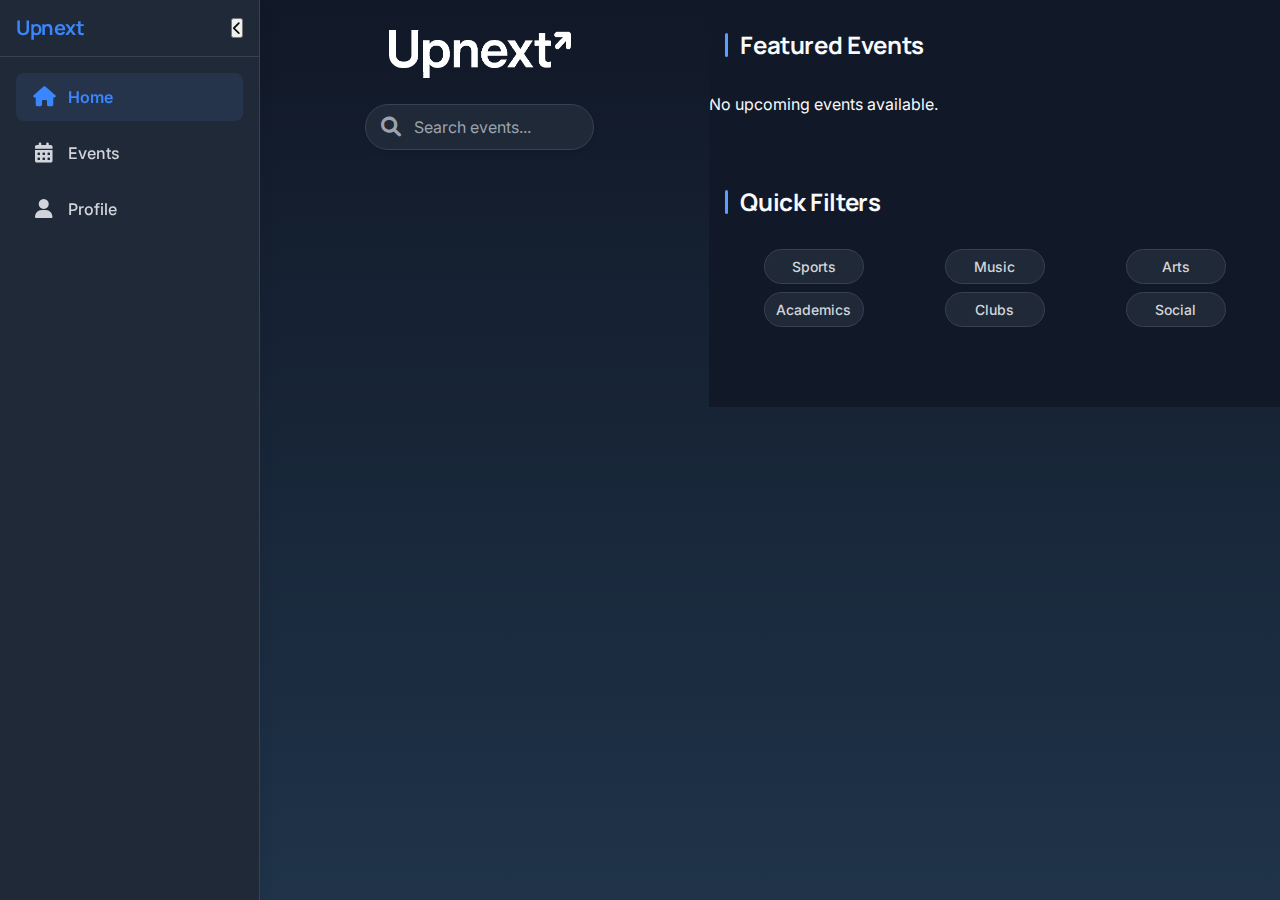
<file: index.html>
<!DOCTYPE html>
<html lang="en">
<head>
    <meta charset="UTF-8">
    <meta name="viewport" content="width=device-width, initial-scale=1.0">
    <title>Upnext - Stay In Sync With Your School</title>
    <link rel="stylesheet" href="styles.css">
    <link href="https://fonts.googleapis.com/css2?family=Inter:wght@400;600;700&display=swap" rel="stylesheet">
    <link rel="stylesheet" href="https://cdnjs.cloudflare.com/ajax/libs/font-awesome/6.0.0-beta3/css/all.min.css">
</head>
<body>
    <!-- Desktop sidebar navigation -->
    <aside class="sidebar" id="sidebar">
        <div class="sidebar-header">
            <h1 class="logo">Upnext</h1>
            <button id="sidebar-toggle" aria-label="Toggle sidebar">
                <i class="fas fa-chevron-left"></i>
            </button>
        </div>
        <nav class="sidebar-nav">
            <a href="index.html" class="nav-item active" data-route="home">
                <i class="fas fa-home"></i>
                <span>Home</span>
            </a>
            <a href="events.html" class="nav-item" data-route="events">
                <i class="fas fa-calendar-alt"></i>
                <span>Events</span>
            </a>
            <a href="profile.html" class="nav-item" data-route="profile">
                <i class="fas fa-user"></i>
                <span>Profile</span>
            </a>
        </nav>
    </aside>

    <!-- Mobile bottom navigation -->
    <nav class="bottom-nav" id="bottom-nav">
        <a href="events.html" class="nav-item" data-route="events">
            <i class="fas fa-calendar-alt"></i>
            <span>Events</span>
        </a>
        <a href="index.html" class="nav-item active" data-route="home">
            <i class="fas fa-home"></i>
            <span>Home</span>
        </a>
        <a href="profile.html" class="nav-item" data-route="profile">
            <i class="fas fa-user"></i>
            <span>Profile</span>
        </a>
    </nav>

    <!-- Main content -->
    <div class="container">
        <div class="logo-container">
            <img src="hackathon.png" alt="UpNextLogo" class="upnextlogo">
        </div>
        <div class="search-bar">
            <i class="fas fa-search"></i>
            <input type="text" id="home-search" placeholder="Search events..." aria-label="Search events">
        </div>
    </div>
    <div class="home-card-container">
        <h2 class="section-title">Featured Events</h2>
        <div class="carousel">
            <div class="carousel-inner" id="featured-carousel">
                <!-- Populated by home.js -->
            </div>
            <div class="carousel-dots" id="carousel-dots">
                <!-- Populated by home.js -->
            </div>
        </div>
        
        <h2 class="section-title">Quick Filters</h2>
        <div class="quick-filters">
            <button class="filter-pill" data-category="Sports" aria-label="Filter by Sports">Sports</button>
            <button class="filter-pill" data-category="Music" aria-label="Filter by Music">Music</button>
            <button class="filter-pill" data-category="Arts" aria-label="Filter by Arts">Arts</button>
            <button class="filter-pill" data-category="Academics" aria-label="Filter by Academics">Academics</button>
            <button class="filter-pill" data-category="Clubs" aria-label="Filter by Clubs">Clubs</button>
            <button class="filter-pill" data-category="Social" aria-label="Filter by Social">Social</button>
        </div>
    </div>

    <!-- Scripts -->
    <script src="data.js"></script>
    <script src="utils.js"></script>
    <script src="home.js"></script>
</body>
</html>
</file>
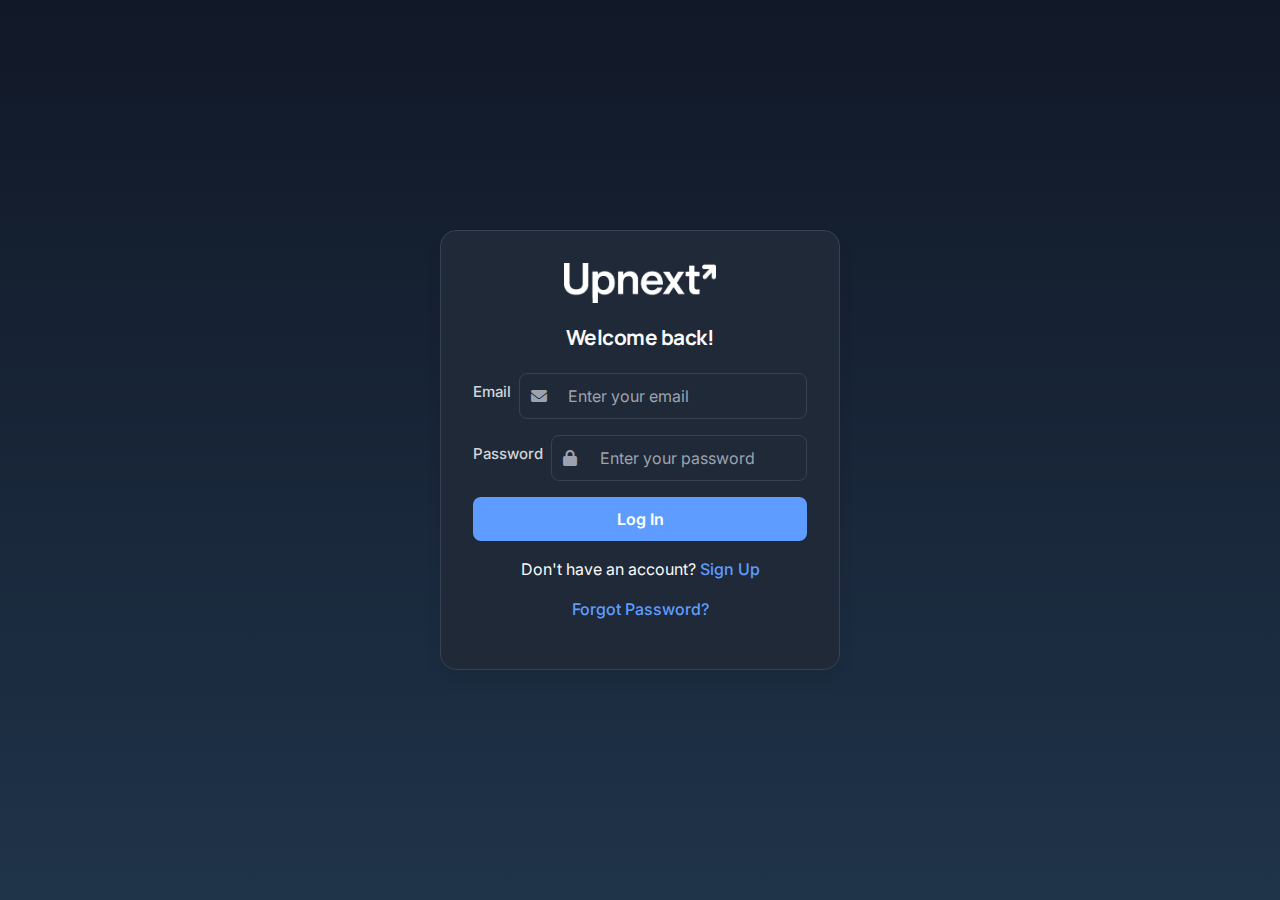
<file: flash.html>
<!DOCTYPE html>
<html lang="en">
<head>
    <meta charset="UTF-8">
    <meta name="viewport" content="width=device-width, initial-scale=1.0">
    <title>Flash • Upnext</title>
    <link rel="stylesheet" href="/styles.css">
    <link rel="icon" href="/assets/favicon.ico" type="image/x-icon" >

    <link rel="stylesheet" href="https://cdnjs.cloudflare.com/ajax/libs/font-awesome/6.0.0-beta3/css/all.min.css">
</head>
<body>
    <div class="new-sidebar" id="new-sidebar">
        <div class="new-sidebar-header">
            <div class="new-logo-container">
                <img src="/logo.png" alt="Upnext Logo" class="new-logo-img" />
            </div>
            <button class="new-toggle-btn" id="new-toggleBtn">
                <i class="fas fa-chevron-left"></i>
            </button>
        </div>
        <ul class="new-nav-list">
            <li class="new-nav-item" id="home-nav-item">
                <a href="/index.html" class="new-nav-link" data-route="home">
                    <span class="new-nav-icon"><i class="fas fa-home"></i></span>
                    <span class="new-nav-text">Home</span>
                </a>
            </li>
            <li class="new-nav-item" id="events-nav-item">
                <a href="/events.html" class="new-nav-link" data-route="events">
                    <span class="new-nav-icon"><i class="fa-solid fa-magnifying-glass"></i></span>
                    <span class="new-nav-text">Explore</span>
                </a>
            </li>
            <li class="new-nav-item" id="flash-nav-item">
                <a href="/flash.html" class="new-nav-link new-active" data-route="flash">
                    <span class="new-nav-icon"><i class="fas fa-bolt"></i></span>
                    <span class="new-nav-text">Flash</span>
                </a>
            </li>
            <li class="new-nav-item" id="profile-nav-item">
                <a href="/profile.html" class="new-nav-link" data-route="profile">
                    <span class="new-nav-icon"><i class="fas fa-user"></i></span>
                    <span class="new-nav-text">Profile</span>
                </a>
            </li>
        </ul>
    </div>

    <nav class="bottom-nav" id="bottom-nav">
        <a href="/index.html" class="nav-item" data-route="home">
            <i class="fas fa-home"></i><span>Home</span>
        </a>
        <a href="/events.html" class="nav-item" data-route="events">
            <i class="fa-solid fa-magnifying-glass"></i><span>Explore</span>
        </a>
        <a href="/flash.html" class="nav-item active" data-route="flash">
            <i class="fas fa-bolt"></i><span>Flash</span>
        </a>
        <a href="/profile.html" class="nav-item" data-route="profile">
            <i class="fas fa-user"></i><span>Profile</span>
        </a>
    </nav>

    <div class="container">
        <div class="settings-container">
            <h2 class="section-title"> Flash Updates</h2>
            <div class="profile-section">
                <h2><i class="fas fa-filter"></i> Filter Updates</h2>
                <div class="form-group">
                    <input type="checkbox" id="show-notices" checked>
                    <label for="show-notices">Show Notices</label>
                </div>
                <div class="form-group">
                    <input type="checkbox" id="show-updates" checked>
                    <label for="show-updates">Show Quick Updates</label>
                </div>
                <div class="form-group">
                    <label for="category-filter">Category</label>
                    <select id="category-filter">
                        <option value="all">All Categories</option>
                        <option value="events">Events</option>
                        <option value="announcements">Announcements</option>
                        <option value="updates">App Updates</option>
                    </select>
                </div>
            </div>
            <div class="profile-section">
                <h2><i class="fas fa-rss"></i> Quick Updates</h2>
                <div class="flash-list" id="flash-updates">
                    <!-- Updates will be dynamically loaded here -->
                    <div class="flash-item skeleton">
                        <div class="skeleton-title"></div>
                        <div class="skeleton-text"></div>
                    </div>
                </div>
            </div>
            <div class="profile-section">
                <h2><i class="fas fa-bell"></i> Recent Notices</h2>
                <div class="flash-list" id="flash-notices">
                    <!-- Notices will be dynamically loaded here -->
                    <div class="flash-item skeleton">
                        <div class="skeleton-title"></div>
                        <div class="skeleton-text"></div>
                    </div>
                </div>
            </div>
        </div>
    </div>

    <script src="/data.js"></script>
    <script src="/utils.js"></script>
    <script src="/flash.js"></script>
</body>
</html>
</file>
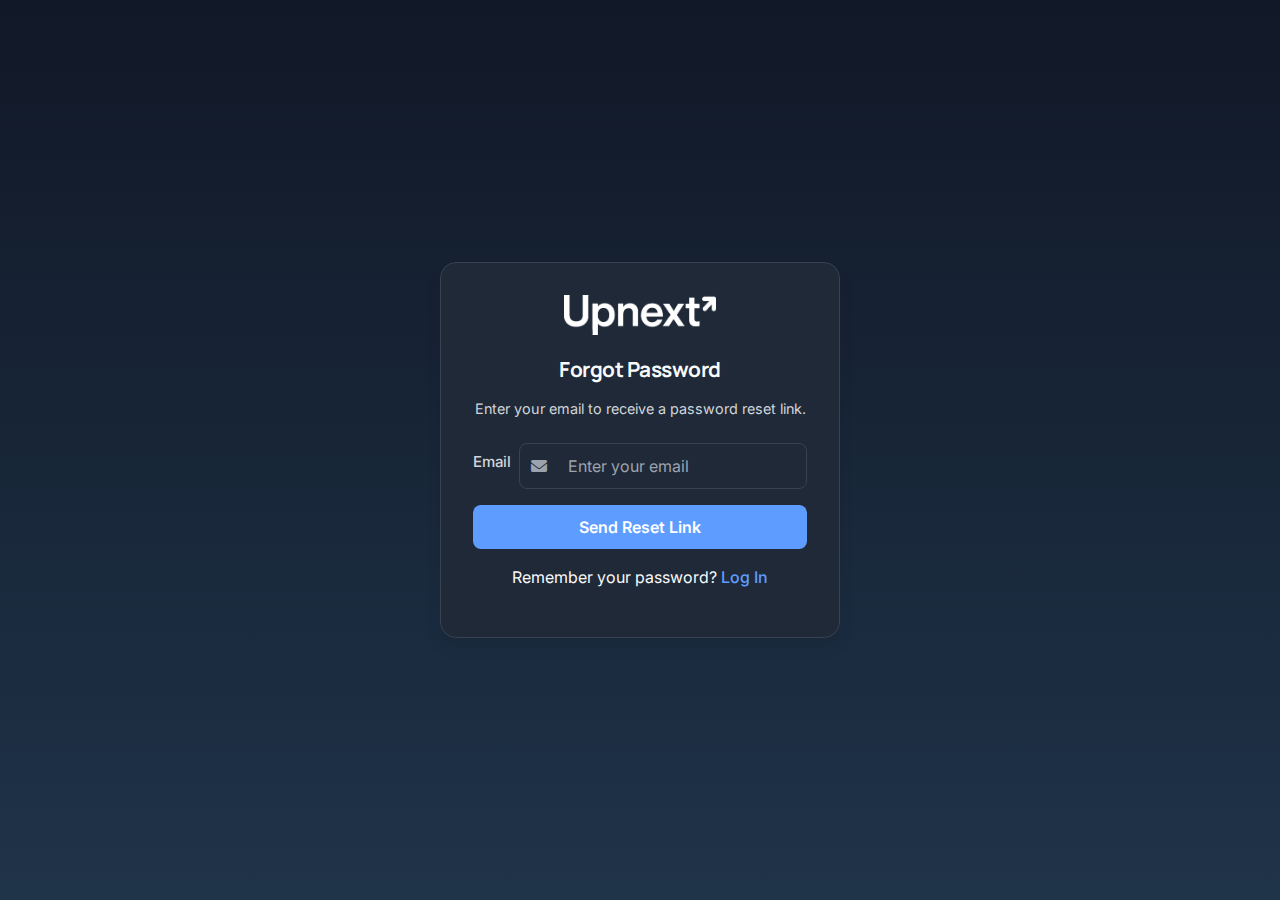
<file: forgot-password.html>
<!DOCTYPE html>
<html lang="en">
  <head>
    <meta charset="UTF-8" />
    <meta name="viewport" content="width=device-width, initial-scale=1.0" />
    <title>Upnext - Forgot Password</title>
    <link rel="stylesheet" href="/styles.css" />
    <link
      rel="stylesheet"
      href="https://cdnjs.cloudflare.com/ajax/libs/font-awesome/6.0.0-beta3/css/all.min.css"
    />
    <style>
      body {
        background: rgba(17, 24, 39, 1);
        background: linear-gradient(
          180deg,
          rgba(17, 24, 39, 1) 0%,
          rgb(31, 51, 73) 100%
        );
        display: flex;
        justify-content: center;
        align-items: center;
        min-height: 100vh;
        margin: 0;
      }
      .forgot-password-container {
        background-color: var(--surface);
        border-radius: var(--radius-lg);
        padding: var(--space-6);
        box-shadow: var(--shadow-lg);
        border: 1px solid var(--border);
        max-width: 400px;
        width: 100%;
      }
      .forgot-password-header {
        text-align: center;
        margin-bottom: var(--space-5);
      }
      .forgot-password-header img {
        height: 40px;
        width: auto;
        margin-bottom: var(--space-4);
      }
      .forgot-password-header h1 {
        font-size: 1.3rem;
        color: var(--text-dark);
      }
      .forgot-password-header p {
        font-size: 0.9rem;
        color: var(--text-medium);
        margin-top: var(--space-2);
      }
      .form-group {
        margin-bottom: var(--space-4);
      }
      .form-group label {
        display: block;
        margin-bottom: var(--space-2);
        font-weight: 500;
        color: var(--text-medium);
      }
      .form-group .input-icon {
        position: relative;
        display: flex;
        align-items: center;
      }
      .form-group .input-icon i {
        position: absolute;
        left: var(--space-3);
        top: 50%;
        transform: translateY(-50%);
        color: var(--text-light);
      }
      .form-group input {
        width: 100%;
        padding: var(--space-3);
        padding-left: var(--space-7);
        border: 1px solid var(--border);
        border-radius: var(--radius-md);
        font-family: var(--font-sans);
        font-size: 1rem;
        color: var(--text-dark);
        background-color: var(--surface);
        transition: border-color var(--transition-fast),
          box-shadow var(--transition-fast);
      }
      .reset-button {
        width: 100%;
        padding: var(--space-3) var(--space-5);
        font-size: 1rem;
      }
      .forgot-password-footer {
        text-align: center;
        margin-top: var(--space-4);
      }
      .forgot-password-footer a {
        color: var(--primary);
        font-weight: 500;
      }
      .forgot-password-footer a:hover {
        color: var(--primary-dark);
      }
    </style>
  </head>
  <body>
    <div class="forgot-password-container">
      <div class="forgot-password-header">
        <img src="/logo.png" alt="Upnext Logo" />
        <h1>Forgot Password</h1>
        <p>Enter your email to receive a password reset link.</p>
      </div>
      <form id="forgot-password-form">
        <div class="form-group">
          <label for="email">Email</label>
          <div class="input-icon">
            <i class="fas fa-envelope"></i>
            <input
              type="email"
              id="email"
              name="email"
              placeholder="Enter your email"
              required
              aria-label="Email"
            />
          </div>
        </div>
        <button type="submit" class="btn btn-primary reset-button">
          Send Reset Link
        </button>
      </form>
      <div class="forgot-password-footer">
        <p>
          Remember your password? <a href="/login.html">Log In</a>
        </p>
      </div>
    </div>

    <script>
      document.getElementById('forgot-password-form').addEventListener('submit', (e) => {
        e.preventDefault();
        const email = document.getElementById('email').value;
        console.log('Password reset requested for:', { email });
        // Add password reset logic here (e.g., API call to send reset link)
        alert('Password reset link sent! Check your email.');
        window.location.href = '/login.html';
      });
    </script>
  </body>
</html>
</file>
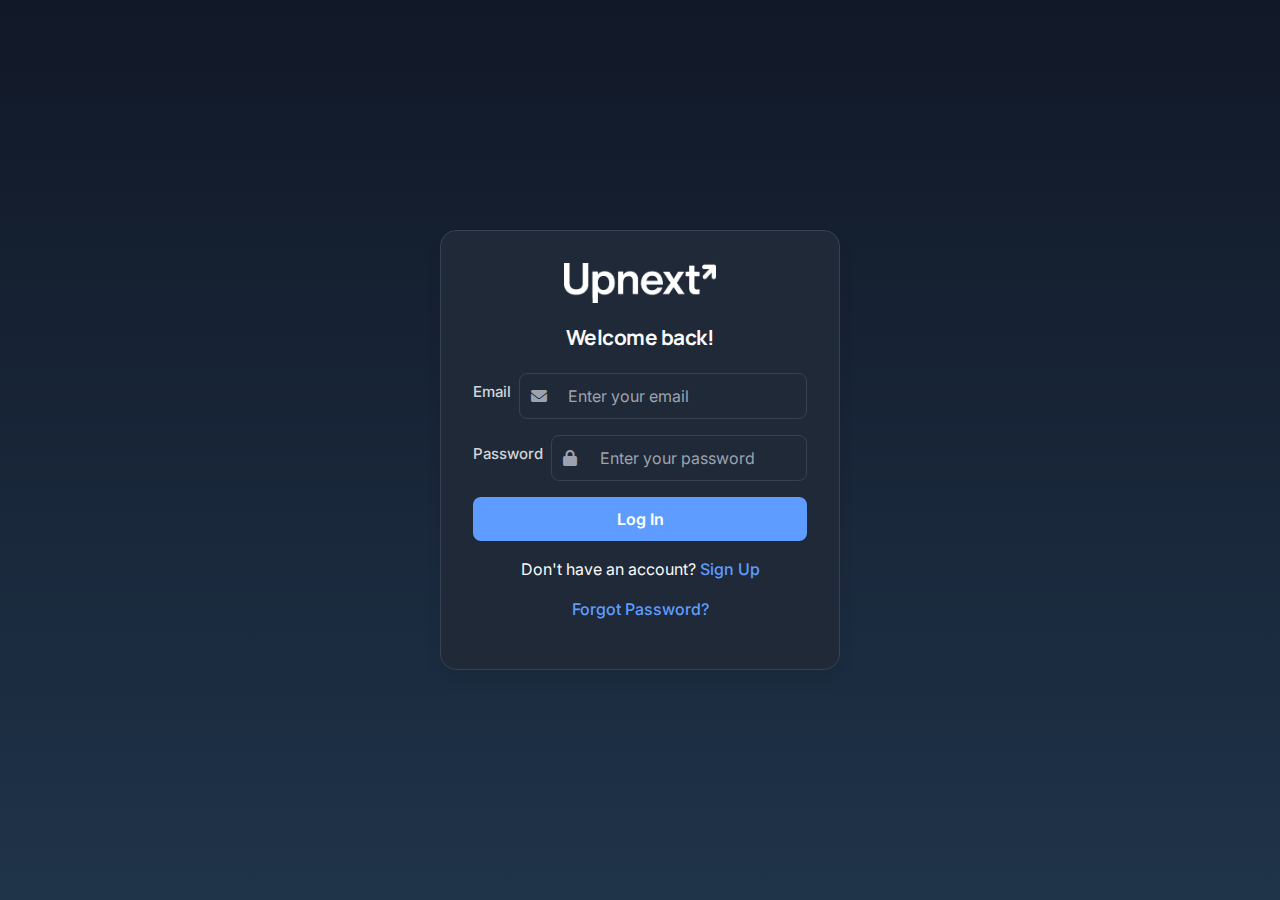
<file: login.html>
<!DOCTYPE html>
<html lang="en">
  <head>
    <meta charset="UTF-8" />
    <meta name="viewport" content="width=device-width, initial-scale=1.0" />
    <title>Upnext - Login</title>
    <link rel="stylesheet" href="/styles.css" />
    <link
      rel="stylesheet"
      href="https://cdnjs.cloudflare.com/ajax/libs/font-awesome/6.0.0-beta3/css/all.min.css"
    />
    <style>
      body {
        background: rgba(17, 24, 39, 1);
        background: linear-gradient(
          180deg,
          rgba(17, 24, 39, 1) 0%,
          rgb(31, 51, 73) 100%
        );
        display: flex;
        justify-content: center;
        align-items: center;
        min-height: 100vh;
        margin: 0;
      }
      .login-container {
        background-color: var(--surface);
        border-radius: var(--radius-lg);
        padding: var(--space-6);
        box-shadow: var(--shadow-lg);
        border: 1px solid var(--border);
        max-width: 400px;
        width: 100%;
      }
      .login-header {
        text-align: center;
        margin-bottom: var(--space-5);
      }
      .login-header img {
        height: 40px;
        width: auto;
        margin-bottom: var(--space-4);
      }
      .login-header h1 {
        font-size: 1.3rem;
        color: var(--text-dark);
      }
      .form-group {
        margin-bottom: var(--space-4);
      }
      .form-group label {
        display: block;
        margin-bottom: var(--space-2);
        font-weight: 500;
        color: var(--text-medium);
      }
      .form-group .input-icon {
        position: relative;
      }
      .form-group .input-icon i {
        position: absolute;
        left: var(--space-3);
        top: 50%;
        transform: translateY(-50%);
        color: var(--text-light);
      }
      .form-group input {
        padding-left: var(--space-7);
      }
      .login-button {
        width: 100%;
        padding: var(--space-3) var(--space-5);
        font-size: 1rem;
      }
      .login-footer {
        text-align: center;
        margin-top: var(--space-4);
      }
      .login-footer a {
        color: var(--primary);
        font-weight: 500;
      }
      .login-footer a:hover {
        color: var(--primary-dark);
      }
    </style>
  </head>
  <body>
    <div class="login-container">
      <div class="login-header">
        <img src="/logo.png" alt="Upnext Logo" />
        <h1>Welcome back!</h1>
      </div>
      <form id="login-form">
        <div class="form-group">
          <label for="email">Email</label>
          <div class="input-icon">
            <i class="fas fa-envelope"></i>
            <input
              type="email"
              id="email"
              name="email"
              placeholder="Enter your email"
              required
              aria-label="Email"
            />
          </div>
        </div>
        <div class="form-group">
          <label for="password">Password</label>
          <div class="input-icon">
            <i class="fas fa-lock"></i>
            <input
              type="password"
              id="password"
              name="password"
              placeholder="Enter your password"
              required
              aria-label="Password"
            />
          </div>
        </div>
        <button type="submit" class="btn btn-primary login-button">
          Log In
        </button>
      </form>
      <div class="login-footer">
        <p>
          Don't have an account? <a href="/signup.html">Sign Up</a>
        </p>
        <p>
          <a href="/forgot-password.html">Forgot Password?</a>
        </p>
      </div>
    </div>

    <script>
      document.getElementById('login-form').addEventListener('submit', (e) => {
        e.preventDefault();
        // Add login logic here (e.g., API call to authenticate user)
        const email = document.getElementById('email').value;
        const password = document.getElementById('password').value;
        console.log('Login attempted with:', { email, password });
        // Redirect to profile or home page on successful login
        window.location.href = '/profile.html';
      });
    </script>
  </body>
</html>
</file>
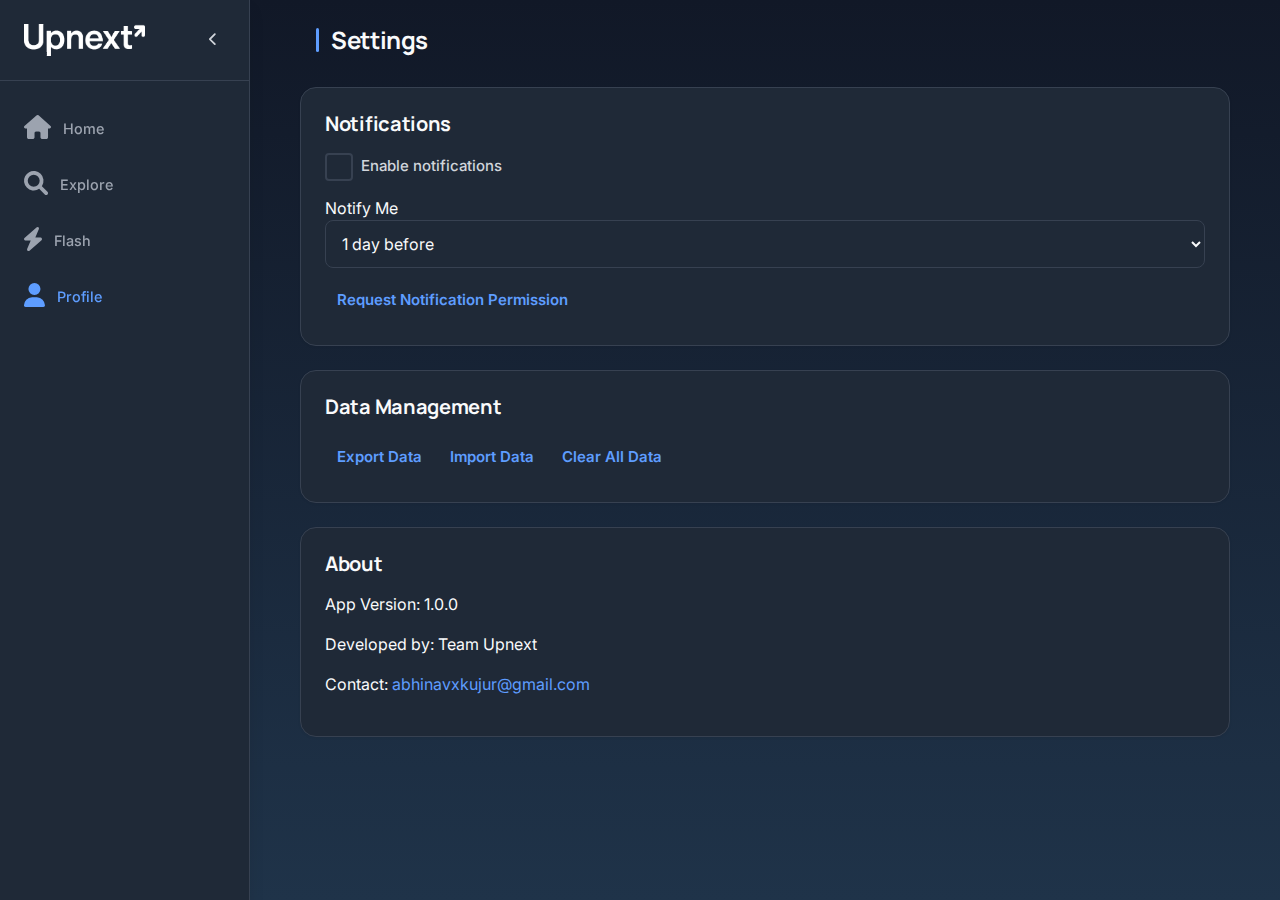
<file: settings.html>
<!DOCTYPE html>
<html lang="en">
<head>
    <meta charset="UTF-8">
    <meta name="viewport" content="width=device-width, initial-scale=1.0">
    <title>Upnext - Settings</title>
    <link rel="stylesheet" href="/styles.css">
    <link rel="stylesheet" href="https://cdnjs.cloudflare.com/ajax/libs/font-awesome/6.0.0-beta3/css/all.min.css">
</head>
<body>
    <div class="new-sidebar" id="new-sidebar">
        <div class="new-sidebar-header">
            <div class="new-logo-container">
                <img src="/logo.png" alt="Upnext Logo" class="new-logo-img" />
            </div>
            <button class="new-toggle-btn" id="new-toggleBtn">
                <i class="fas fa-chevron-left"></i>
            </button>
        </div>
        <ul class="new-nav-list">
            <li class="new-nav-item" id="home-nav-item">
                <a href="/index.html" class="new-nav-link" data-route="home">
                    <span class="new-nav-icon"><i class="fas fa-home"></i></span>
                    <span class="new-nav-text">Home</span>
                </a>
            </li>
            <li class="new-nav-item" id="events-nav-item">
                <a href="/events.html" class="new-nav-link" data-route="events">
                    <span class="new-nav-icon"><i class="fa-solid fa-magnifying-glass"></i></span>
                    <span class="new-nav-text">Explore</span>
                </a>
            </li>
            <li class="new-nav-item" id="flash-nav-item">
                <a href="/flash.html" class="new-nav-link" data-route="flash">
                    <span class="new-nav-icon"><i class="fas fa-bolt"></i></span>
                    <span class="new-nav-text">Flash</span>
                </a>
            </li>
            <li class="new-nav-item" id="profile-nav-item">
                <a href="/profile.html" class="new-nav-link new-active" data-route="profile">
                    <span class="new-nav-icon"><i class="fas fa-user"></i></span>
                    <span class="new-nav-text">Profile</span>
                </a>
            </li>
        </ul>
    </div>
  
    <nav class="bottom-nav" id="bottom-nav">
        <a href="/index.html" class="nav-item" data-route="home">
            <i class="fas fa-home"></i><span>Home</span>
        </a>
        <a href="/events.html" class="nav-item" data-route="events">
            <i class="fa-solid fa-magnifying-glass"></i><span>Explore</span>
        </a>
        <a href="/flash.html" class="nav-item" data-route="flash">
            <i class="fas fa-bolt"></i><span>Flash</span>
        </a>
        <a href="/profile.html" class="nav-item active" data-route="profile">
            <i class="fas fa-user"></i><span>Profile</span>
        </a>
    </nav>

    <div class="container">
        <div class="settings-container">
            <h2 class="section-title">Settings</h2>


            <div class="profile-section">
                <h2>Notifications</h2>
                <div class="form-group">
                    <input type="checkbox" id="notifications">
                    <label for="notifications">Enable notifications</label>
                  </div>
                <div class="form-group2">
                    <label for="notification-timing">Notify Me</label>
                    <select id="notification-timing">
                        <option value="24">1 day before</option>
                        <option value="1">1 hour before</option>
                        <option value="0.5">30 minutes before</option>
                    </select>
                </div>
                <button id="request-permission" class="btn btn-outline">Request Notification Permission</button>
            </div>

            <div class="profile-section">
                <h2>Data Management</h2>
                <button id="export-data" class="btn btn-outline">Export Data</button>
                <button id="import-data" class="btn btn-outline">Import Data</button>
                <input type="file" id="import-file" style="display: none;" accept=".json">
                <button id="clear-data" class="btn btn-outline">Clear All Data</button>
            </div>

            <div class="profile-section">
                <h2>About</h2>
                <p>App Version: 1.0.0</p>
                <p>Developed by: Team Upnext</p>
                <p>Contact: <a href="mailto:abhinavxkujur@gmail.com">abhinavxkujur@gmail.com</a></p>
            </div>
    </div>
    </div>

    <script src="/data.js"></script>
    <script src="/utils.js"></script>
    <script src="/settings.js"></script>
</body>
</html>
</file>
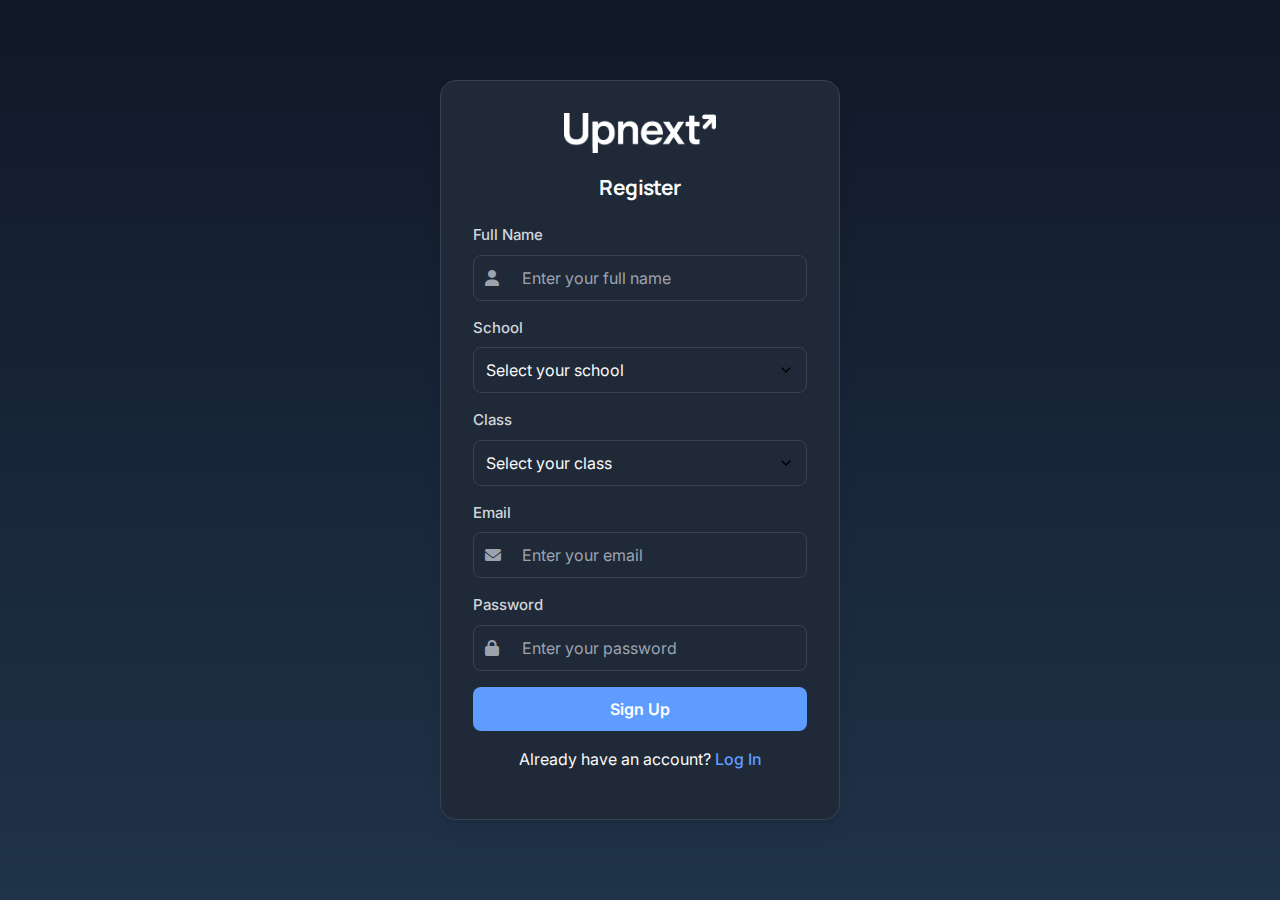
<file: signup.html>
<!DOCTYPE html>
<html lang="en">
  <head>
    <meta charset="UTF-8" />
    <meta name="viewport" content="width=device-width, initial-scale=1.0" />
    <title>Sign Up • Upnext</title>
    <link rel="stylesheet" href="/styles.css" />
    <link rel="icon" href="/assets/favicon.ico" type="image/x-icon" >
    <link
      rel="stylesheet"
      href="https://cdnjs.cloudflare.com/ajax/libs/font-awesome/6.0.0-beta3/css/all.min.css"
    />
    <style>
      body {
        background: rgba(17, 24, 39, 1);
        background: linear-gradient(
          180deg,
          rgba(17, 24, 39, 1) 0%,
          rgb(31, 51, 73) 100%
        );
        display: flex;
        justify-content: center;
        align-items: center;
        min-height: 100vh;
        margin: 0;
      }
      .signup-container {
        background-color: var(--surface);
        border-radius: var(--radius-lg);
        padding: var(--space-6);
        box-shadow: var(--shadow-lg);
        border: 1px solid var(--border);
        max-width: 400px;
        width: 100%;
      }
      .signup-header {
        text-align: center;
        margin-bottom: var(--space-5);
      }
      .signup-header img {
        height: 40px;
        width: auto;
        margin-bottom: var(--space-4);
      }
      .signup-header h1 {
        font-size: 1.3rem;
        color: var(--text-dark);
      }
      .form-group {
        margin-bottom: var(--space-4);
      }
      .form-group label {
        display: block;
        margin-bottom: var(--space-2);
        font-weight: 500;
        color: var(--text-medium);
      }
      .form-group .input-icon {
        position: relative;
        display: flex;
        align-items: center;
      }
      .form-group .input-icon i {
        position: absolute;
        left: var(--space-3);
        top: 50%;
        transform: translateY(-50%);
        color: var(--text-light);
      }
      .form-group input,
      .form-group select {
        width: 100%;
        padding: var(--space-3);
        border: 1px solid var(--border);
        border-radius: var(--radius-md);
        font-family: var(--font-sans);
        font-size: 1rem;
        color: var(--text-dark);
        background-color: var(--surface);
        transition: border-color var(--transition-fast),
          box-shadow var(--transition-fast);
      }
      .form-group input {
        padding-left: var(--space-7);
      }
      .form-group select {
        appearance: none;
        -webkit-appearance: none;
        -moz-appearance: none;
        background-image: url("data:image/svg+xml;charset=UTF-8,%3csvg xmlns='http://www.w3.org/2000/svg' viewBox='0 0 24 24' fill='none' stroke='currentColor' stroke-width='2' stroke-linecap='round' stroke-linejoin='round'%3e%3cpolyline points='6 9 12 15 18 9'%3e%3c/polyline%3e%3c/svg%3e");
        background-repeat: no-repeat;
        background-position: right var(--space-3) center;
        background-size: 1rem;
      }
      .signup-button {
        width: 100%;
        padding: var(--space-3) var(--space-5);
        font-size: 1rem;
      }
      .signup-footer {
        text-align: center;
        margin-top: var(--space-4);
      }
      .signup-footer a {
        color: var(--primary);
        font-weight: 500;
      }
      .signup-footer a:hover {
        color: var(--primary-dark);
      }
    </style>
  </head>
  <body>
    <div class="signup-container">
      <div class="signup-header">
        <img src="/logo.png" alt="Upnext Logo" />
        <h1>Register</h1>
      </div>
      <form id="signup-form">
        <div class="form-group" style="display: block;">
          <label for="full-name">Full Name</label>
          <div class="input-icon">
            <i class="fas fa-user"></i>
            <input
              type="text"
              id="full-name"
              name="full-name"
              placeholder="Enter your full name"
              required
              aria-label="Full Name"
            />
          </div>
        </div>
        <div class="form-group" style="display: block;">
            <label for="school">School</label>
            <select id="school" name="school" required aria-label="School">
              <option value="" disabled selected>Select your school</option>
              <option value="St. Xavier's Collegiate School">St. Xavier's Collegiate School</option>
              <option value="Loreto House, Kolkata">Loreto House, Kolkata</option>
              <option value="La Martiniere for Boys">La Martiniere for Boys</option>
              <option value="La Martiniere for Girls">La Martiniere for Girls</option>
              <option value="Modern High School for Girls">Modern High School for Girls</option>
              <option value="Don Bosco Global School">Don Bosco Global School</option>
              <option value="St. James' School">St. James' School</option>
              <option value="The Heritage School, Kolkata">The Heritage School, Kolkata</option>
              <option value="Sri Sri Academy">Sri Sri Academy</option>
              <option value="G.D. Birla Centre for Education">G.D. Birla Centre for Education</option>
              <option value="Calcutta Boys' School">Calcutta Boys' School</option>
              <option value="Mahadevi Birla Shishu Vihar">Mahadevi Birla Shishu Vihar</option>
              <option value="National Gems Higher Secondary School">National Gems Higher Secondary School</option>
              <option value="South City International School">South City International School</option>
              <option value="Adamas International School">Adamas International School</option>
            </select>
          </div>
        <div class="form-group" style="display: block;">
          <label for="class">Class</label>
          <select id="class" name="class" required aria-label="Class">
            <option value="" disabled selected>Select your class</option>
            <option value="1">Class 1</option>
            <option value="2">Class 2</option>
            <option value="3">Class 3</option>
            <option value="4">Class 4</option>
            <option value="5">Class 5</option>
            <option value="6">Class 6</option>
            <option value="7">Class 7</option>
            <option value="8">Class 8</option>
            <option value="9">Class 9</option>
            <option value="10">Class 10</option>
            <option value="11">Class 11</option>
            <option value="12">Class 12</option>
          </select>
        </div>
        <div class="form-group" style="display: block;">
          <label for="email">Email</label>
          <div class="input-icon">
            <i class="fas fa-envelope"></i>
            <input
              type="email"
              id="email"
              name="email"
              placeholder="Enter your email"
              required
              aria-label="Email"
            />
          </div>
        </div>
        <div class="form-group" style="display: block;">
          <label for="password">Password</label>
          <div class="input-icon">
            <i class="fas fa-lock"></i>
            <input
              type="password"
              id="password"
              name="password"
              placeholder="Enter your password"
              required
              aria-label="Password"
            />
          </div>
        </div>
        <button type="submit" class="btn btn-primary signup-button">
          Sign Up
        </button>
      </form>
      <div class="signup-footer">
        <p>
          Already have an account? <a href="/login.html">Log In</a>
        </p>
      </div>
    </div>

    <script>
      document.getElementById('signup-form').addEventListener('submit', (e) => {
        e.preventDefault();
        const fullName = document.getElementById('full-name').value;
        const classValue = document.getElementById('class').value;
        const school = document.getElementById('school').value;
        const email = document.getElementById('email').value;
        const password = document.getElementById('password').value;

        // Check if all fields are filled
        if (fullName && classValue && school && email && password) {
          // Redirect to profile page
          window.location.href = '/profile.html';
        } else {
          alert('Please fill in all fields');
        }
      });
    </script>
  </body>
</html>
</file>
<file: styles.css>
@import url(https://fonts.googleapis.com/css2?family=Inter:ital,opsz,wght@0,14..32,100..900;1,14..32,100..900&family=Manrope:wght@200..800&display=swap);*,*::before,*::after{margin:0;padding:0;box-sizing:border-box;scroll-behavior:smooth}:root{--primary:#5e9dff;--primary-dark:#3a86ff;--primary-light:#7eb3ff;--accent:#ff5e9e;--accent-light:#ff7eb3;--success:#06d6a0;--warning:#ffd166;--error:#ef476f;--background:#111827;--surface:#1f2937;--surface-alt:#2d3748;--text-dark:#f9fafb;--text-medium:#d1d5db;--text-light:#9ca3af;--border:#374151;--border-hover:#4b5563;--shadow-sm:0 1px 3px rgba(0, 0, 0, 0.05);--shadow-md:0 4px 6px rgba(0, 0, 0, 0.07);--shadow-lg:0 10px 15px rgba(0, 0, 0, 0.08);--radius-sm:4px;--radius-md:8px;--radius-lg:16px;--radius-pill:9999px;--space-1:4px;--space-2:8px;--space-3:12px;--space-4:16px;--space-5:24px;--space-6:32px;--space-7:48px;--space-8:64px;--font-sans:"Inter", -apple-system, BlinkMacSystemFont, "Segoe UI", Roboto,
  sans-serif;--font-display:"Manrope", var(--font-sans);--line-height-tight:1.2;--line-height-normal:1.5;--line-height-loose:1.8;--transition-fast:150ms ease;--transition-normal:250ms ease;--transition-slow:350ms ease}html{min-height:100vh}body{font-family:var(--font-sans);font-size:16px;line-height:var(--line-height-normal);color:var(--text-dark);background:rgb(17 24 39);background:linear-gradient(180deg,rgb(17 24 39) 0%,#1f3349 100%);position:relative;-webkit-font-smoothing:antialiased;-moz-osx-font-smoothing:grayscale;scroll-behavior:smooth;display:flex;-webkit-user-select:none;-moz-user-select:none;-ms-user-select:none;user-select:none}h1,h2,h3,h4,h5,h6{font-family:var(--font-display);line-height:var(--line-height-tight);margin-bottom:var(--space-4);color:var(--text-dark);font-weight:700}h1{font-size:2rem;letter-spacing:-.025em}h2{font-size:1.5rem;letter-spacing:-.015em}h3{font-size:1.25rem}p{margin-bottom:var(--space-4)}a{color:var(--primary);text-decoration:none;transition:color var(--transition-fast);position:relative}a:hover{color:var(--primary-dark)}a.underline{position:relative}a.underline::after{content:"";position:absolute;bottom:-2px;left:0;width:0;height:2px;background-color:var(--primary);transition:width var(--transition-normal)}a.underline:hover::after{width:100%}.container{margin:0 auto;width:100%;max-width:1200px}.btn{display:inline-flex;align-items:center;justify-content:center;padding:var(--space-3);border-radius:var(--radius-md);cursor:pointer;font-weight:600;font-size:.9375rem;transition:all var(--transition-fast);border:none;text-align:center;position:relative;overflow:hidden;gap:var(--space-2)}.btn::before{content:"";position:absolute;top:0;left:0;width:100%;height:100%;background-color:#fff0;transition:background-color var(--transition-fast)}.btn:active{transform:translateY(1px)}.btn-primary{background-color:var(--primary);color:#fff}.btn-primary:hover{background-color:var(--primary-dark);transform:translateY(-2px);box-shadow:var(--shadow-md)}.btn-accent{background-color:var(--accent);color:#fff}.btn-accent:hover{background-color:var(--accent-light);transform:translateY(-2px);box-shadow:var(--shadow-md)}.btn-outline{color:var(--primary);background-color:#fff0}.btn-outline:hover{background-color:var(--primary-light);color:#fff}.btn-ghost{color:var(--text-medium);background-color:#fff0}.btn-ghost:hover{color:var(--text-dark);background-color:rgb(0 0 0 / .05)}.btn-large{padding:var(--space-3) var(--space-5);font-size:1rem}.btn i,.btn svg{font-size:1.2em}.form-control{position:relative;margin-bottom:var(--space-4)}.form-control label{display:block;margin-bottom:var(--space-2);font-weight:500;color:var(--text-medium);font-size:.9375rem}input,select,textarea{width:100%;padding:var(--space-3);border:1px solid var(--border);border-radius:var(--radius-md);font-family:var(--font-sans);font-size:1rem;color:var(--text-dark);background-color:var(--surface);transition:border-color var(--transition-fast),box-shadow var(--transition-fast)}input::placeholder,textarea::placeholder{color:var(--text-light)}input:hover,select:hover,textarea:hover{border-color:var(--border-hover)}input:focus,select:focus,textarea:focus{outline:none;border-color:var(--primary-light);box-shadow:0 0 0 3px rgb(94 157 255 / .15)}.input-icon{position:relative}.input-icon input{padding-left:var(--space-7)}.input-icon .icon{position:absolute;left:var(--space-3);top:50%;transform:translateY(-50%);color:var(--text-light);pointer-events:none}.card{background-color:var(--surface);border-radius:var(--radius-lg);box-shadow:var(--shadow-sm);overflow:hidden;transition:transform var(--transition-normal),box-shadow var(--transition-normal);position:relative;isolation:isolate}.card::before{content:"";position:absolute;inset:0;background:radial-gradient(circle at top right,rgb(94 157 255 / .05),transparent 70%);z-index:-1;opacity:0;transition:opacity var(--transition-normal)}.card:hover{transform:translateY(-4px);box-shadow:var(--shadow-md)}.card:hover::before{opacity:1}.card-img{width:100%;height:200px;object-fit:cover}.card-content{padding:var(--space-5);flex-grow:1;display:flex;flex-direction:column}.card-title{font-size:1.25rem;font-weight:700;margin-bottom:var(--space-2);color:var(--text-dark)}.card-subtitle{font-size:.9375rem;color:var(--text-light);margin-bottom:var(--space-3);font-weight:500}.card-description{color:var(--text-medium);margin-bottom:var(--space-4);font-size:.9375rem;line-height:var(--line-height-loose)}.card-tag{display:inline-block;padding:var(--space-1) var(--space-2);background-color:var(--surface-alt);color:var(--primary);border-radius:var(--radius-sm);font-size:.75rem;font-weight:500;margin-right:var(--space-2);margin-bottom:var(--space-2)}.event-card{display:flex;flex-direction:column;border:1px solid var(--border);height:100%}.event-card .card-img-wrapper{position:relative;overflow:hidden}.event-card .card-img{transition:transform var(--transition-normal)}.event-card:hover .card-img{transform:scale(1.05)}.event-card .card-date{position:absolute;top:var(--space-3);left:var(--space-3);background-color:rgb(255 255 255 / .9);padding:var(--space-2) var(--space-3);border-radius:var(--radius-md);font-weight:600;font-size:.875rem;color:var(--text-dark);backdrop-filter:blur(4px)}.card-actions{display:flex;justify-content:space-between;align-items:center;padding-top:var(--space-3);border-top:1px solid var(--border);margin-top:auto;width:100%}.left-actions{display:flex;align-items:center}.right-actions{display:flex;align-items:center;gap:var(--space-2)}.bottom-nav{position:fixed;bottom:0;left:0;width:100%;height:60px;background-color:var(--surface);display:flex;justify-content:space-around;align-items:center;border-top:1px solid var(--border);z-index:100;box-shadow:var(--shadow-lg);backdrop-filter:blur(8px);-webkit-backdrop-filter:blur(8px)}.bottom-nav .nav-item{display:flex;flex-direction:column;align-items:center;color:var(--text-light);padding:var(--space-2);width:33.333%;text-align:center;border-radius:var(--radius-md);transition:all var(--transition-fast)}.bottom-nav .nav-item i{font-size:1.5rem;margin-bottom:var(--space-1);transition:all var(--transition-fast)}.bottom-nav .nav-item span{font-size:.75rem;font-weight:500}.bottom-nav .nav-item.active{color:var(--primary)}.bottom-nav .nav-item.active i{transform:translateY(-2px)}.sidebar{position:fixed;left:0;top:0;width:260px;height:100vh;background-color:var(--surface);border-right:1px solid var(--border);z-index:200;transition:transform var(--transition-normal),width var(--transition-normal);display:flex;flex-direction:column;box-shadow:var(--shadow-lg)}.sidebar-header{display:flex;justify-content:space-between;align-items:center;padding:var(--space-4);border-bottom:1px solid var(--border)}.sidebar-header .logo{margin:0;font-size:1.25rem;font-weight:700;color:var(--primary-dark)}.sidebar-toggle{background:#fff0;border:none;font-size:1.25rem;color:var(--text-light);cursor:pointer;width:32px;height:32px;border-radius:50%;display:flex;align-items:center;justify-content:center;transition:all var(--transition-fast)}.sidebar-toggle:hover{background-color:var(--surface-alt);color:var(--text-dark)}.sidebar-nav{display:flex;flex-direction:column;padding:var(--space-4);flex-grow:1;overflow-y:auto}.sidebar-nav .nav-item{display:flex;align-items:center;color:var(--text-medium);padding:var(--space-3) var(--space-4);margin-bottom:var(--space-2);border-radius:var(--radius-md);transition:all var(--transition-fast);font-weight:500}.sidebar-nav .nav-item i{margin-right:var(--space-3);width:24px;text-align:center;font-size:1.25rem}.sidebar-nav .nav-item.active{background-color:rgb(94 157 255 / .1);color:var(--primary-dark);font-weight:600}.sidebar-nav .nav-item:hover:not(.active){background-color:var(--surface-alt);color:var(--text-dark)}.sidebar-footer{padding:var(--space-4);border-top:1px solid var(--border)}.hero-banner{text-align:center;padding:var(--space-7) var(--space-4);margin-bottom:var(--space-6);border-radius:var(--radius-lg);position:relative;overflow:hidden}.home-card-container{padding-top:15px;border-top-left-radius:var(--radius-lg);border-top-right-radius:var(--radius-lg);background:var(--background);max-width:700px;margin:0 auto;width:100%}.hero-banner h1{font-size:2rem;margin-bottom:var(--space-5);position:relative;z-index:1}.hero-content{position:relative;z-index:2;max-width:700px;margin:0 auto}.logo-container{display:flex;justify-content:center;align-items:center;padding:10px;padding-top:30px}.upnextlogo{height:2rem;width:auto}.search-bar{position:relative;margin:var(--space-4) auto;width:90%;max-width:600px}.search-bar input{padding:var(--space-3) var(--space-3) var(--space-3) var(--space-7);border-radius:var(--radius-pill);border:1px solid var(--border);font-size:1rem;width:100%;box-shadow:var(--shadow-md);transition:all var(--transition-fast)}.search-bar input:focus{box-shadow:0 0 0 3px rgb(94 157 255 / .2),var(--shadow-md)}.search-bar i{position:absolute;left:var(--space-4);top:50%;transform:translateY(-50%);color:var(--text-light);font-size:1.25rem}.carousel{position:relative;margin:var(--space-6) 0;overflow:hidden;border-radius:var(--radius-lg)}.carousel-inner{display:flex;transition:transform var(--transition-slow);touch-action:pan-y}.carousel-slide{min-width:100%;padding:0 var(--space-4)}.carousel-dots{display:flex;justify-content:center;margin-top:var(--space-4);margin-bottom:var(--space-2)}.carousel-dot{width:8px;height:8px;border-radius:50%;background-color:var(--border);margin:0 var(--space-1);cursor:pointer;transition:all var(--transition-fast)}.carousel-dot.active{background-color:var(--primary);transform:scale(1.3)}.carousel-controls{position:absolute;top:50%;left:0;right:0;transform:translateY(-50%);display:flex;justify-content:space-between;padding:0 var(--space-3);pointer-events:none}.carousel-control{width:40px;height:40px;background-color:rgb(255 255 255 / .8);border-radius:50%;display:flex;align-items:center;justify-content:center;cursor:pointer;pointer-events:auto;box-shadow:var(--shadow-md);transition:all var(--transition-fast);color:var(--text-dark);backdrop-filter:blur(4px)}.carousel-control:hover{background-color:#fff;transform:scale(1.1)}.section-title{margin:var(--space-4);margin-left:0;padding:0 var(--space-4);position:relative;display:flex;align-items:center;margin-bottom:var(--space-6);font-size:1.5rem}.section-title::before{content:"";width:3px;height:24px;background-color:var(--primary);margin-right:var(--space-3);border-radius:var(--radius-sm)}.quick-filters{display:grid;grid-template-columns:repeat(3,1fr);grid-template-rows:repeat(2,auto);gap:var(--space-2);padding:var(--space-2);padding-top:0;padding-bottom:80px;margin-left:10px;margin-right:10px;justify-items:center;align-items:center}.quick-filters::-webkit-scrollbar{display:none}.filter-pill{background-color:var(--surface);color:var(--text-medium);border:1px solid var(--border);padding:var(--space-2) var(--space-2);border-radius:var(--radius-pill);font-size:.875rem;cursor:pointer;transition:all var(--transition-fast);font-weight:500;width:100px;text-align:center;box-sizing:border-box}.filter-pill:hover{background-color:var(--surface-alt);color:var(--primary);border-color:var(--primary-light)}.filter-pill.active{background-color:var(--primary);color:#fff;border-color:var(--primary)}.filter-bar{background:RGBA(17,24,39,10);position:sticky;top:0;padding:var(--space-4);z-index:10;box-shadow:var(--shadow-sm);border-radius:var(--radius-md);backdrop-filter:blur(10px);-webkit-backdrop-filter:blur(10px);padding-top:0;padding-bottom:0;border-radius:var(--radius-lg)}.filter-controls{display:flex;gap:var(--space-3);overflow-x:auto;scroll-snap-type:x mandatory;scroll-behavior:smooth;-ms-overflow-style:none;scrollbar-width:none}.filter-controls::-webkit-scrollbar{display:none}.filter-controls select{min-width:140px;flex-shrink:0;scroll-snap-align:start}.events-grid{background:var(--background);display:grid;grid-template-columns:1fr;gap:var(--space-5);padding:var(--space-4);border-radius:var(--radius-lg);margin-top:20px;align-items:stretch}.profile-section{background-color:var(--surface);border-radius:var(--radius-lg);padding:var(--space-5);margin-top:var(--space-5);margin-bottom:var(--space-5);box-shadow:var(--shadow-sm);border:1px solid var(--border)}.profile-section h2{margin-bottom:var(--space-4);font-size:1.25rem;display:flex;align-items:center;gap:var(--space-2)}.profile-section h2 i{color:var(--primary)}.interests-grid{display:grid;grid-template-columns:1fr 1fr;gap:var(--space-3)}.interest-item{display:flex;align-items:center;margin-bottom:var(--space-2)}.interest-item .checkbox-wrapper{position:relative;display:flex;align-items:center}.interest-item input[type="checkbox"]{width:18px;height:18px;margin-right:var(--space-3);border-radius:var(--radius-sm);border:2px solid var(--border);appearance:none;-webkit-appearance:none;-moz-appearance:none;transition:all var(--transition-fast);cursor:pointer;position:relative}.interest-item input[type="checkbox"]:checked{background-color:var(--primary);border-color:var(--primary)}.interest-item input[type="checkbox"]:checked::after{content:"";position:absolute;top:2px;left:5px;width:5px;height:10px;border:solid #fff;border-width:0 2px 2px 0;transform:rotate(45deg)}.interest-item label{cursor:pointer;font-size:.9375rem;color:var(--text-medium)}.toggle-switch{position:relative;display:inline-block;width:50px;height:26px}.toggle-switch input{opacity:0;width:0;height:0}.toggle-slider{position:absolute;cursor:pointer;top:0;left:0;right:0;bottom:0;background-color:var(--border);transition:var(--transition-fast);border-radius:34px}.toggle-slider:before{position:absolute;content:"";height:20px;width:20px;left:3px;bottom:3px;background-color:#fff;transition:var(--transition-fast);border-radius:50%;box-shadow:var(--shadow-sm)}input:checked+.toggle-slider{background-color:var(--primary)}input:focus+.toggle-slider{box-shadow:0 0 1px var(--primary)}input:checked+.toggle-slider:before{transform:translateX(24px)}.saved-events{display:grid;grid-template-columns:1fr;gap:var(--space-4);margin-top:var(--space-6);margin-bottom:var(--space-6)}.profile-header{display:flex;justify-content:space-between;flex-direction:column;align-items:center;margin-bottom:var(--space-5)}.profile-header h2{margin-bottom:0}.profile-image{max-height:200px;width:auto;border-radius:50%;box-shadow:0 10px 15px rgb(0 0 0 / .2)}.event-header{position:relative;height:300px;overflow:hidden;margin-bottom:var(--space-5);border-bottom-left-radius:var(--radius-lg);border-bottom-right-radius:var(--radius-lg)}.event-header img{width:100%;height:100%;object-fit:cover}.event-details{margin-left:var(--space-4);margin-right:var(--space-4);padding-bottom:60px}.event-header-overlay{position:absolute;top:0;left:0;width:100%;height:100%;background:linear-gradient(to top,rgb(0 0 0 / .8) 0%,rgb(0 0 0 / .4) 50%,rgb(0 0 0 / .1) 100%);display:flex;flex-direction:column;justify-content:flex-end;padding:var(--space-5);color:#fff;justify-content:flex-end;box-shadow:var(--shadow-lg)}#back-btn{position:absolute;top:var(--space-3);right:var(--space-3);align-self:unset;background-color:#fff}#back-btn:hover{color:var(--primary)}.event-header-overlay h1{color:#fff;margin-bottom:var(--space-2);text-shadow:0 2px 4px rgb(0 0 0 / .1)}.event-meta{display:flex;flex-wrap:wrap;gap:var(--space-4);margin-bottom:var(--space-4);color:var(--text-medium);padding:var(--space-4);background-color:var(--surface);border-radius:var(--radius-lg);box-shadow:var(--shadow-sm)}.event-meta-item{display:flex;align-items:center}.event-meta-item i{margin-right:var(--space-2);color:var(--primary)}.event-actions{display:flex;gap:var(--space-3);margin:var(--space-4) 0}.related-events{margin-top:var(--space-6)}.related-events-scroll{display:flex;gap:var(--space-4);overflow-x:auto;padding:var(--space-2) 0;scroll-snap-type:x mandatory;scroll-behavior:smooth;-ms-overflow-style:none;scrollbar-width:none}.related-events-scroll::-webkit-scrollbar{display:none}.related-events .card{min-width:240px;max-width:240px;scroll-snap-align:start}.notify-badge{width:40px;height:40px;border-radius:50%;background-color:var(--surface);color:var(--text-medium);display:flex;justify-content:center;align-items:center;transition:all var(--transition-fast);cursor:pointer;position:relative;border:1px solid var(--border);box-shadow:var(--shadow-sm)}.notify-badge::after{content:attr(data-count);position:absolute;top:-5px;right:-5px;min-width:18px;height:18px;background-color:var(--accent);color:#fff;font-size:.75rem;border-radius:9px;display:flex;align-items:center;justify-content:center;padding:0 5px;font-weight:600;opacity:0;transform:scale(.8);transition:all var(--transition-fast)}.notify-badge.has-notifications::after{opacity:1;transform:scale(1)}.notify-badge.active{background-color:var(--primary-light);color:#fff;border-color:var(--primary);transform:scale(1.05)}.notify-badge:hover{transform:scale(1.1);box-shadow:var(--shadow-md)}.save-badge{width:40px;height:40px;border-radius:50%;background-color:var(--surface);color:var(--text-medium);display:flex;justify-content:center;align-items:center;transition:all var(--transition-fast);cursor:pointer;position:relative;border:1px solid var(--border);box-shadow:var(--shadow-sm)}.save-badge::after{display:none}.save-badge.has-saved::after{opacity:1;transform:scale(1)}.save-badge.active{background-color:var(--primary-light);color:#fff;border-color:var(--primary);transform:scale(1.05)}.save-badge:hover{transform:scale(1.1);box-shadow:var(--shadow-md)}.skeleton{background:linear-gradient(90deg,var(--border) 25%,var(--surface-alt) 50%,var(--border) 75%);background-size:200% 100%;animation:skeleton-loading 1.5s infinite;border-radius:var(--radius-md)}@keyframes skeleton-loading{0%{background-position:200% 0}100%{background-position:-200% 0}}.skeleton-text{height:16px;margin-bottom:var(--space-2);width:100%}.skeleton-text:last-child{width:80%}.skeleton-title{height:24px;margin-bottom:var(--space-3);width:70%}.skeleton-image{height:200px;width:100%}.skeleton-button{height:40px;width:120px;border-radius:var(--radius-md)}.skeleton-circle{height:48px;width:48px;border-radius:50%}.empty-state{display:flex;flex-direction:column;align-items:center;justify-content:center;padding:var(--space-7);text-align:center;color:var(--text-light)}.empty-state-icon{font-size:3rem;color:var(--border);margin-bottom:var(--space-4);opacity:.7}.empty-state h3{color:var(--text-medium);margin-bottom:var(--space-3)}.empty-state p{max-width:400px;margin-bottom:var(--space-4)}.toast-container{position:fixed;top:var(--space-4);right:var(--space-4);z-index:9999;display:flex;flex-direction:column;gap:var(--space-3);max-width:350px}.toast{padding:var(--space-3) var(--space-4);background-color:var(--surface);color:var(--text-dark);border-radius:var(--radius-md);box-shadow:var(--shadow-lg);display:flex;align-items:center;gap:var(--space-3);transform:translateX(120%);animation:slide-in 0.3s forwards,fade-out 0.3s 3s forwards;border-left:4px solid var(--primary)}.toast-success{border-left-color:var(--success)}.toast-success .toast-icon{color:var(--success)}.toast-warning{border-left-color:var(--warning)}.toast-warning .toast-icon{color:var(--warning)}.toast-error{border-left-color:var(--error)}.toast-error .toast-icon{color:var(--error)}.toast-icon{font-size:1.25rem;color:var(--primary)}.toast-content{flex:1}.toast-title{font-weight:600;margin-bottom:var(--space-1);font-size:.9375rem}.toast-message{font-size:.875rem;color:var(--text-medium)}.toast-close{background:#fff0;border:none;color:var(--text-light);cursor:pointer;padding:var(--space-1);border-radius:50%;height:24px;width:24px;display:flex;align-items:center;justify-content:center}.toast-close:hover{background-color:var(--border);color:var(--text-dark)}@keyframes slide-in{100%{transform:translateX(0%)}}@keyframes fade-out{100%{opacity:0}}.pagination{display:flex;justify-content:center;align-items:center;gap:var(--space-2);margin-bottom:80px;margin-top:20px}.pagination-item{min-width:36px;height:36px;display:flex;align-items:center;justify-content:center;border-radius:var(--radius-md);font-weight:500;color:var(--text-medium);cursor:pointer;transition:all var(--transition-fast);background-color:var(--surface);border:1px solid var(--border)}.pagination-item:hover:not(.active){background-color:var(--surface-alt);color:var(--primary);border-color:var(--primary-light)}.pagination-item.active{background-color:var(--primary);color:#fff;border-color:var(--primary)}.pagination-item.disabled{opacity:.5;pointer-events:none}.tabs{display:flex;border-bottom:1px solid var(--border);margin-bottom:var(--space-5);overflow-x:auto;scroll-snap-type:x mandatory;scrollbar-width:none;-ms-overflow-style:none}.tabs::-webkit-scrollbar{display:none}.tab-item{padding:var(--space-3) var(--space-4);color:var(--text-medium);border-bottom:3px solid #fff0;cursor:pointer;white-space:nowrap;font-weight:500;transition:all var(--transition-fast);scroll-snap-align:start}.tab-item.active{color:var(--primary);border-bottom-color:var(--primary)}.tab-item:hover:not(.active){color:var(--text-dark);border-bottom-color:var(--border)}.tab-content{padding:var(--space-4) 0}.badge{display:inline-flex;align-items:center;justify-content:center;padding:var(--space-1) var(--space-2);font-size:.75rem;font-weight:600;border-radius:var(--radius-sm);color:#fff;background-color:var(--primary)}.badge-success{background-color:var(--success)}.badge-warning{background-color:var(--warning);color:var(--text-dark)}.badge-error{background-color:var(--error)}.badge-outline{background-color:#fff0;border:1px solid currentColor;color:var(--primary)}.avatar{width:40px;height:40px;border-radius:50%;overflow:hidden;background-color:var(--primary-light);color:#fff;display:flex;align-items:center;justify-content:center;font-weight:600;font-size:1rem;border:2px solid var(--surface)}.avatar img{width:100%;height:100%;object-fit:cover}.avatar-sm{width:32px;height:32px;font-size:.875rem}.avatar-lg{width:56px;height:56px;font-size:1.25rem}.avatar-group{display:flex;align-items:center}.avatar-group .avatar{margin-left:-8px;box-shadow:0 0 0 2px var(--surface)}.avatar-group .avatar:first-child{margin-left:0}.dropdown{position:relative;display:inline-block}.dropdown-content{position:absolute;top:calc(100% + 5px);right:0;min-width:200px;background-color:var(--surface);border-radius:var(--radius-md);box-shadow:var(--shadow-lg);z-index:100;overflow:hidden;opacity:0;transform:translateY(-10px);visibility:hidden;transition:all 0.2s ease;border:1px solid var(--border)}.dropdown:hover .dropdown-content,.dropdown-content.show{opacity:1;transform:translateY(0);visibility:visible}.dropdown-item{padding:var(--space-3) var(--space-4);color:var(--text-medium);display:flex;align-items:center;gap:var(--space-3);cursor:pointer;transition:all var(--transition-fast)}.dropdown-item:hover{background-color:var(--surface-alt);color:var(--text-dark)}.dropdown-divider{height:1px;background-color:var(--border);margin:var(--space-1) 0}.tooltip{position:relative;display:inline-block}.tooltip-text{position:absolute;bottom:125%;left:50%;transform:translateX(-50%);background-color:var(--text-dark);color:#fff;text-align:center;padding:var(--space-2) var(--space-3);border-radius:var(--radius-sm);font-size:.75rem;opacity:0;visibility:hidden;transition:all var(--transition-fast);white-space:nowrap;z-index:100}.tooltip-text::after{content:"";position:absolute;top:100%;left:50%;transform:translateX(-50%);border-width:5px;border-style:solid;border-color:var(--text-dark) #fff0 #fff0 #fff0}.tooltip:hover .tooltip-text{opacity:1;visibility:visible}@media screen and (min-width:768px){body{padding-bottom:0}h1{font-size:2.25rem}.container{max-width:1200px}.search-bar{width:70%}.events-grid{grid-template-columns:repeat(2,1fr);gap:var(--space-5)}.filter-controls select{min-width:150px}.interests-grid{grid-template-columns:repeat(3,1fr)}.saved-events{grid-template-columns:repeat(2,1fr)}.bottom-nav{display:none}.quick-filters{margin-bottom:0}.upnextlogo{height:3rem}.sidebar{display:block;transform:translateX(0)}#app{transition:margin-left var(--transition-normal)}.sidebar.collapsed{width:70px}.sidebar.collapsed .logo,.sidebar.collapsed .sidebar-nav .nav-item span{display:none}.sidebar.collapsed~#app{margin-left:70px}.event-header{height:350px}.hero-banner h1{font-size:2.5rem}.home-card-container{margin:0 auto}}@media screen and (min-width:1024px){.events-grid{grid-template-columns:repeat(3,1fr)}.interests-grid{grid-template-columns:repeat(4,1fr)}.saved-events{grid-template-columns:repeat(3,1fr)}.search-bar{width:50%}.filter-bar{display:flex;justify-content:space-between;align-items:center}.filter-controls{flex-wrap:wrap}.hero-banner h1{font-size:3rem}}@media screen and (min-width:1200px){.events-grid{grid-template-columns:repeat(4,1fr)}.related-events .card{min-width:280px;max-width:280px}.interests-grid{grid-template-columns:repeat(5,1fr)}}.modal{position:fixed;top:0;left:0;width:100%;height:100%;background-color:rgb(0 0 0 / .5);display:flex;justify-content:center;align-items:center;z-index:1000;opacity:0;visibility:hidden;transition:opacity var(--transition-fast),visibility var(--transition-fast)}.modal.active{opacity:1;visibility:visible}.modal-content{background-color:var(--surface);border-radius:var(--radius-lg);width:90%;max-width:500px;max-height:80vh;overflow-y:auto;box-shadow:var(--shadow-lg);border:1px solid var(--border);position:relative;padding:var(--space-4)}.modal-header{display:flex;justify-content:space-between;align-items:center;border-bottom:1px solid var(--border);padding-bottom:var(--space-3);margin-bottom:var(--space-4)}.modal-header h2{font-size:1.5rem;margin:0}.modal-close{background:#fff0;border:none;font-size:1.5rem;color:var(--text-light);cursor:pointer;transition:color var(--transition-fast)}.modal-close:hover{color:var(--text-dark)}.modal-body{padding:var(--space-2) 0}.modal-footer{display:flex;justify-content:flex-end;gap:var(--space-3);border-top:1px solid var(--border);padding-top:var(--space-4);margin-top:var(--space-4)}.form-group{margin-bottom:var(--space-4)}.form-group label{display:block;margin-bottom:var(--space-2);font-weight:500;color:var(--text-medium);font-size:.9375rem}.filter-bar{display:flex;align-items:center;gap:var(--space-3)}.filter-btn{flex-shrink:0;display:flex;align-items:center;gap:var(--space-2)}@media (max-height:600px){.modal-content{max-height:70vh}}.events-view-background{background:#111827!important;background-image:none!important}.no-events{background:#1f2937;display:flex;justify-content:center;align-items:center;flex-direction:column;padding:10px;border-radius:var(--radius-lg);padding-top:30px}.new-sidebar{width:250px;height:100vh;background:var(--surface);box-shadow:var(--shadow-lg);transition:var(--transition-normal);display:flex;flex-direction:column;position:fixed;border-right:1px solid var(--border);z-index:10;margin:0;padding:0;box-sizing:border-box;font-family:var(--font-sans)}.new-sidebar.new-collapsed{width:70px}.new-sidebar-header{padding:var(--space-5);display:flex;align-items:center;justify-content:space-between;border-bottom:1px solid var(--border)}.new-logo-container{display:flex;align-items:center;overflow:hidden}.new-logo-img{height:32px;width:auto;transition:var(--transition-normal)}.new-sidebar.collapsed .new-logo-container{justify-content:center}.new-toggle-btn{background:#fff0;border:none;color:var(--text-medium);cursor:pointer;display:flex;align-items:center;justify-content:center;padding:var(--space-2);border-radius:var(--radius-sm);transition:var(--transition-fast)}.new-toggle-btn:hover{color:var(--primary);background-color:var(--surface-alt)}.new-sidebar.new-collapsed .new-toggle-btn{transform:rotate(180deg)}.new-nav-list{list-style:none;padding:var(--space-5) 0;flex-grow:1;display:flex;flex-direction:column;gap:var(--space-2)}.new-nav-item{position:relative;border-radius:var(--radius-md)}.new-nav-link{display:flex;flex-direction:column;align-items:center;color:var(--text-light);text-decoration:none;padding:var(--space-3);font-size:.9rem;transition:var(--transition-fast);border-radius:var(--radius-md);margin:0 var(--space-3)}.new-sidebar:not(.new-collapsed) .new-nav-link{flex-direction:row;justify-content:flex-start}.new-nav-item:hover{background-color:var(--surface-alt);color:var(--primary-light)}.new-active{color:var(--primary)}.new-nav-icon{transform:translateY(-2px)}.new-nav-icon{font-size:1.5rem;margin-bottom:var(--space-1);transition:var(--transition-fast);display:flex;align-items:center;justify-content:center}.new-sidebar:not(.new-collapsed) .new-nav-icon{margin-bottom:0;margin-right:var(--space-3)}.new-nav-text{font-size:.75rem;font-weight:500;transition:var(--transition-fast);white-space:nowrap}.new-sidebar:not(.new-collapsed) .new-nav-text{font-size:.9rem}.new-content{flex-grow:1;padding:var(--space-6);background-color:var(--background);transition:var(--transition-normal)}.new-content h1{color:var(--text-dark);margin-bottom:var(--space-4);font-weight:600;font-family:var(--font-display)}.new-content p{color:var(--text-medium);line-height:var(--line-height-normal)}@media (max-width:767px){.new-sidebar{display:none}}@media (min-width:768px){.container{padding-left:250px;transition:padding-left var(--transition-normal)}.new-sidebar.new-collapsed~.container{padding-left:70px}.bottom-nav{display:none}}.profile-container{padding:10px;padding-bottom:60px}.profile-topcard{background:var(--background);padding-bottom:25px;border-radius:var(--radius-lg);box-shadow:var(--shadow-lg)}.profile-header-text{font-family:var(--font-sans);font-size:1.5rem;text-align:center;font-weight:700}.profile-header-h2{font-size:1.25rem;text-align:center;color:var(--text-medium)}.profile-header-h3{font-size:1.1rem;text-align:center;color:var(--text-medium)}#logout-btn,#settings-btn{cursor:pointer;border:none;font-size:1.24rem;margin-top:var(--space-2);margin-left:var(--space-2);gap:var(--space-2)}#settings-btn{margin:0;margin-top:var(--space-2);margin-right:var(--space-2)}.profile-topcontrols{color:var(--primary)!important;display:flex;justify-content:space-between;align-items:center}.clearallsavedevents{display:flex;justify-content:center;align-items:center}button{font-family:"Inter",sans-serif}.schoolname{color:var(--text-medium);display:flex;justify-content:center;align-items:center;flex-direction:column;margin-bottom:10px}.schoolnamesmall{font-weight:700}.settings-container{padding:10px;padding-bottom:60px}.form-group{margin-bottom:var(--space-4);display:flex;align-items:center;gap:var(--space-2)}.form-group label{font-weight:500;color:var(--text-medium);font-size:.9375rem;cursor:pointer}.form-group input[type="checkbox"]{width:18px;height:18px;border-radius:var(--radius-sm);border:2px solid var(--border);appearance:none;-webkit-appearance:none;-moz-appearance:none;transition:all var(--transition-fast);cursor:pointer;position:relative;background-color:var(--surface);margin:0;position:relative;top:1px}.form-group input[type="checkbox"]:checked{background-color:var(--primary);border-color:var(--primary)}.form-group input[type="checkbox"]:focus{outline:2px solid var(--primary-light);outline-offset:1px}.form-group input[type="checkbox"]:hover:not(:checked){border-color:var(--primary-light)}.form-group label,.form-group input{margin:0}#request-permission{margin-top:10px}.event-actions-eventjs{display:flex;justify-content:space-between;align-items:center;gap:var(--space-3);margin:var(--space-4) 0;width:100%}.left-actions-eventjs{display:flex;align-items:center}.right-actions-eventjs{display:flex;align-items:center;gap:var(--space-2)}
</file>
